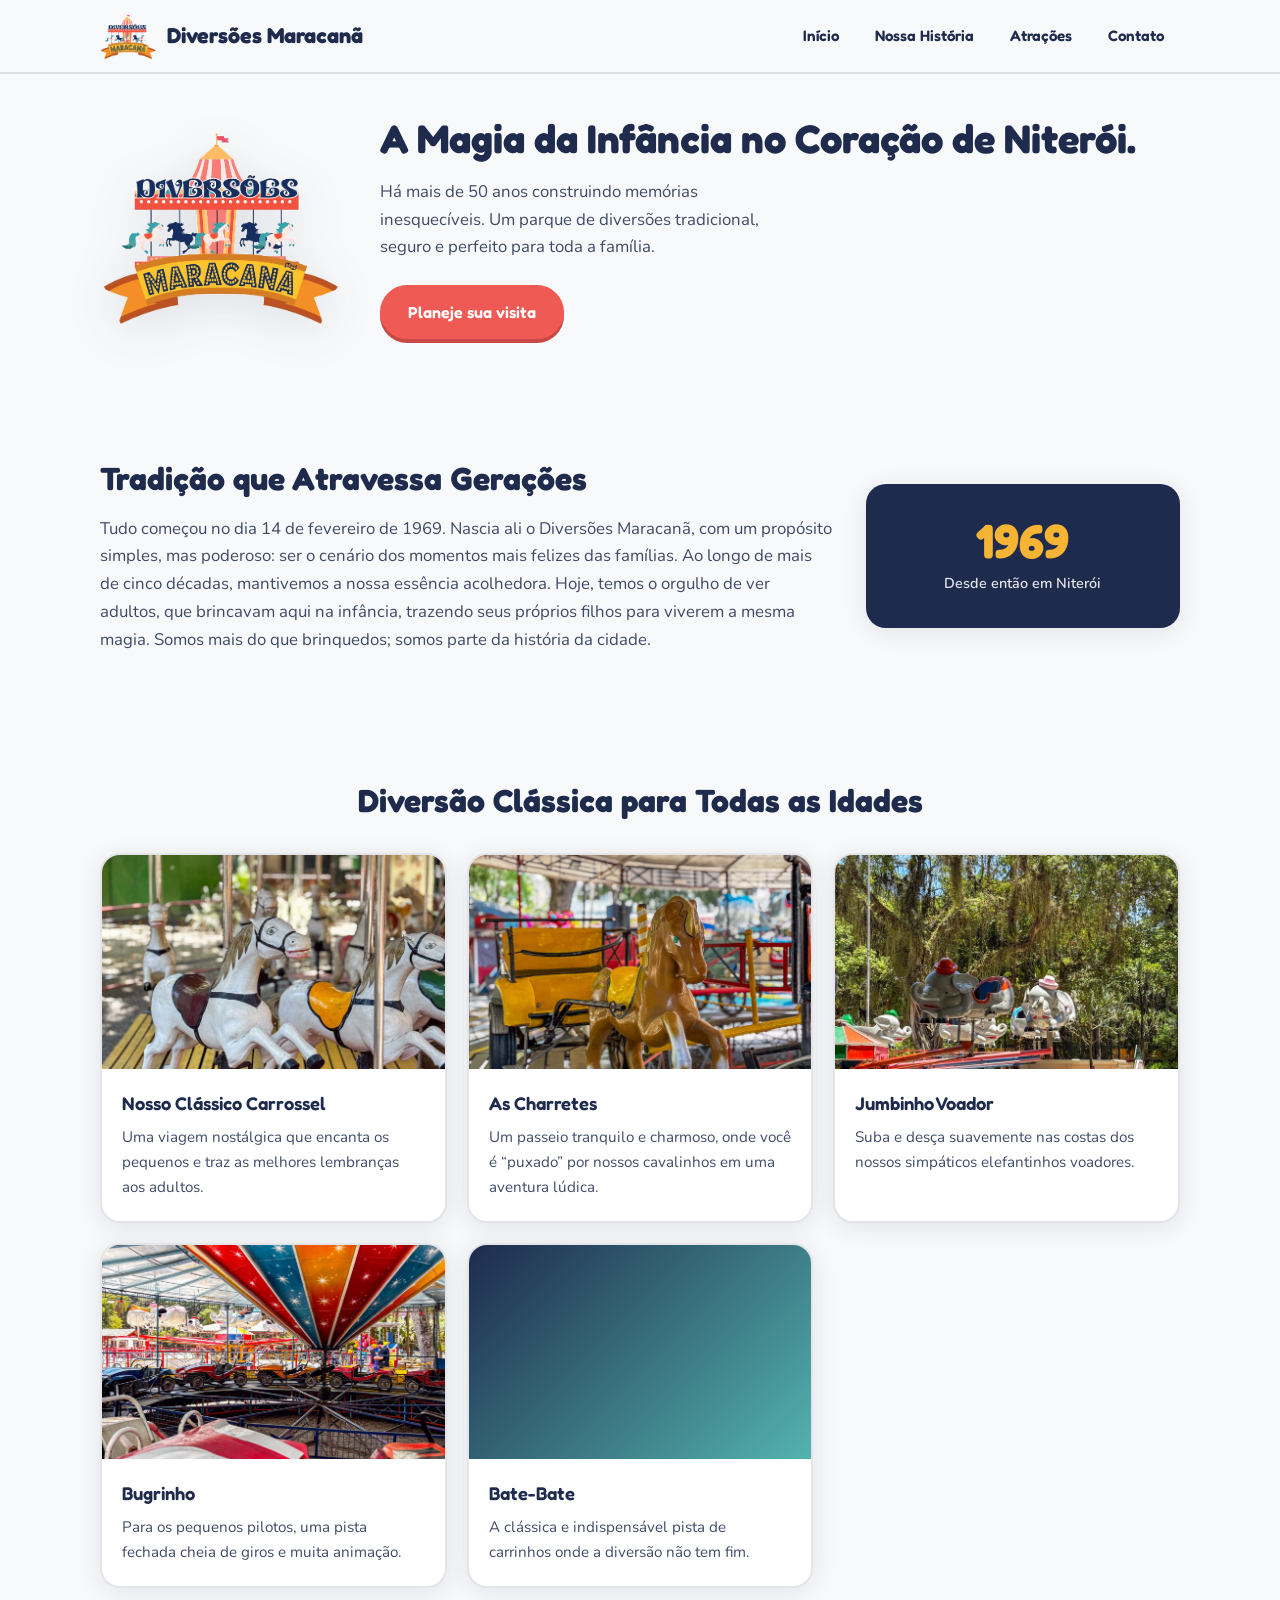
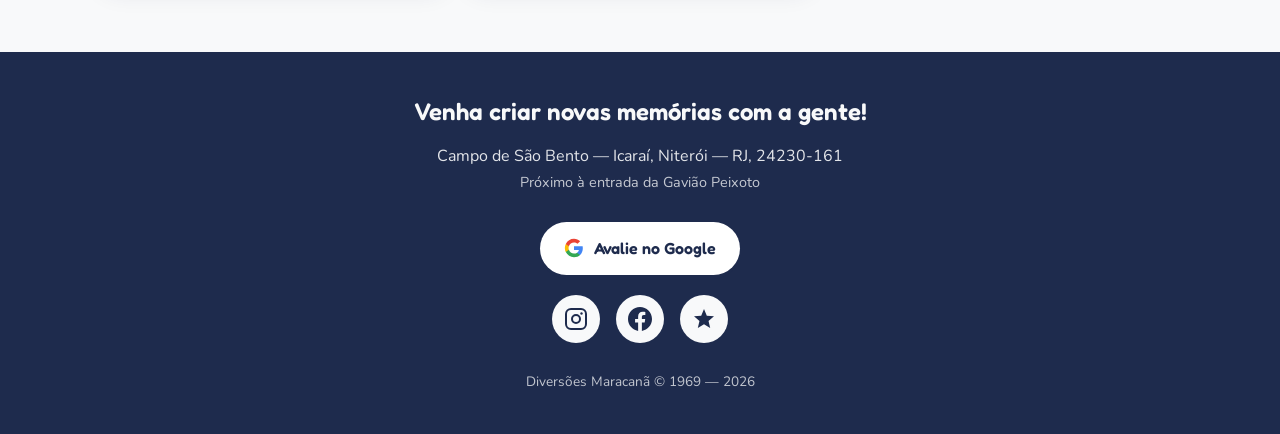
<file: index.html>
<!DOCTYPE html>
<html lang="pt-BR">
<head>
  <meta charset="UTF-8">
  <meta name="viewport" content="width=device-width, initial-scale=1.0">
  <meta name="description" content="Diversões Maracanã — há mais de 50 anos construindo memórias em Niterói, RJ. Parque de diversões tradicional, seguro e perfeito para toda a família.">
  <title>Diversões Maracanã | Parque em Niterói — RJ</title>
  <link rel="icon" href="assets/logo.png" type="image/png">
  <link rel="apple-touch-icon" href="assets/logo.png">
  <link rel="preconnect" href="https://fonts.googleapis.com">
  <link rel="preconnect" href="https://fonts.gstatic.com" crossorigin>
  <link href="https://fonts.googleapis.com/css2?family=Fredoka:wght@500;600;700&family=Nunito:wght@400;600;700&display=swap" rel="stylesheet">
  <link rel="stylesheet" href="styles.css?v=2">
</head>
<body>
  <a class="skip-link" href="#conteudo">Ir para o conteúdo</a>

  <header class="header" id="topo">
    <div class="header__inner container">
      <a class="brand" href="#topo">
        <img class="brand__logo" src="assets/logo.png" alt="" width="56" height="42" decoding="async" aria-hidden="true">
        <span class="brand__name">Diversões Maracanã</span>
      </a>

      <button class="nav-toggle" type="button" aria-expanded="false" aria-controls="menu-principal" aria-label="Abrir menu">
        <span class="nav-toggle__bar"></span>
        <span class="nav-toggle__bar"></span>
        <span class="nav-toggle__bar"></span>
      </button>

      <nav class="nav" id="menu-principal" aria-label="Menu principal">
        <ul class="nav__list">
          <li><a href="#topo">Início</a></li>
          <li><a href="#historia">Nossa História</a></li>
          <li><a href="#atracoes">Atrações</a></li>
          <li><a href="#contato">Contato</a></li>
        </ul>
      </nav>
    </div>
  </header>

  <main id="conteudo">
    <section class="hero" id="inicio" aria-labelledby="hero-title">
      <div class="container hero__inner">
        <img class="hero__logo" src="assets/logo.png" alt="Diversões Maracanã" width="260" height="195" decoding="async">
        <div class="hero__text">
          <h1 id="hero-title" class="hero__title">A Magia da Infância no Coração de Niterói.</h1>
          <p class="hero__subtitle">
            Há mais de 50 anos construindo memórias inesquecíveis. Um parque de diversões tradicional, seguro e perfeito para toda a família.
          </p>
          <a class="btn btn--cta" href="#contato">Planeje sua visita</a>
        </div>
      </div>
    </section>

    <section class="section historia" id="historia" aria-labelledby="historia-title">
      <div class="container historia__inner">
        <div class="historia__content">
          <h2 id="historia-title" class="section__title">Tradição que Atravessa Gerações</h2>
          <p class="historia__text">
            Tudo começou no dia 14 de fevereiro de 1969. Nascia ali o Diversões Maracanã, com um propósito simples, mas poderoso: ser o cenário dos momentos mais felizes das famílias. Ao longo de mais de cinco décadas, mantivemos a nossa essência acolhedora. Hoje, temos o orgulho de ver adultos, que brincavam aqui na infância, trazendo seus próprios filhos para viverem a mesma magia. Somos mais do que brinquedos; somos parte da história da cidade.
          </p>
        </div>
        <div class="historia__badge" aria-hidden="true">
          <span class="historia__year">1969</span>
          <span class="historia__label">Desde então em Niterói</span>
        </div>
      </div>
    </section>

    <section class="section atracoes" id="atracoes" aria-labelledby="atracoes-title">
      <div class="container">
        <header class="section__header">
          <h2 id="atracoes-title" class="section__title section__title--center">Diversão Clássica para Todas as Idades</h2>
        </header>
        <ul class="atracoes-grid">
          <li class="atracao-card">
            <div class="atracao-card__img atracao-card__img--1" role="img" aria-label="Imagem: Nosso Clássico Carrossel"></div>
            <div class="atracao-card__body">
              <h3 class="atracao-card__title">Nosso Clássico Carrossel</h3>
              <p>Uma viagem nostálgica que encanta os pequenos e traz as melhores lembranças aos adultos.</p>
            </div>
          </li>
          <li class="atracao-card">
            <div class="atracao-card__img atracao-card__img--2" role="img" aria-label="Imagem: As Charretes"></div>
            <div class="atracao-card__body">
              <h3 class="atracao-card__title">As Charretes</h3>
              <p>Um passeio tranquilo e charmoso, onde você é &ldquo;puxado&rdquo; por nossos cavalinhos em uma aventura lúdica.</p>
            </div>
          </li>
          <li class="atracao-card">
            <div class="atracao-card__img atracao-card__img--3" role="img" aria-label="Imagem: Jumbinho Voador"></div>
            <div class="atracao-card__body">
              <h3 class="atracao-card__title">Jumbinho Voador</h3>
              <p>Suba e desça suavemente nas costas dos nossos simpáticos elefantinhos voadores.</p>
            </div>
          </li>
          <li class="atracao-card">
            <div class="atracao-card__img atracao-card__img--4" role="img" aria-label="Imagem: Bugrinho"></div>
            <div class="atracao-card__body">
              <h3 class="atracao-card__title">Bugrinho</h3>
              <p>Para os pequenos pilotos, uma pista fechada cheia de giros e muita animação.</p>
            </div>
          </li>
          <li class="atracao-card">
            <div class="atracao-card__img atracao-card__img--5" role="img" aria-label="Imagem: Bate-Bate"></div>
            <div class="atracao-card__body">
              <h3 class="atracao-card__title">Bate-Bate</h3>
              <p>A clássica e indispensável pista de carrinhos onde a diversão não tem fim.</p>
            </div>
          </li>
        </ul>
      </div>
    </section>
  </main>

  <footer class="footer" id="contato">
    <div class="container footer__inner">
      <p class="footer__phrase">Venha criar novas memórias com a gente!</p>
      <address class="footer__location">
        <span class="footer__location-main">Campo de São Bento — Icaraí, Niterói — RJ, 24230-161</span>
        <span class="footer__location-note">Próximo à entrada da Gavião Peixoto</span>
      </address>

      <div class="footer__actions">
        <a class="btn btn--google" href="https://share.google/sblqpEPhk3di3RoPD" target="_blank" rel="noopener noreferrer">
          <svg class="btn__icon" viewBox="0 0 24 24" width="20" height="20" aria-hidden="true" focusable="false">
            <path fill="#4285F4" d="M22.56 12.25c0-.78-.07-1.53-.2-2.25H12v4.26h5.92a5.06 5.06 0 01-2.2 3.32v2.77h3.57c2.08-1.92 3.28-4.74 3.28-8.1z"/>
            <path fill="#34A853" d="M12 23c2.97 0 5.46-.98 7.28-2.66l-3.57-2.77c-.98.66-2.23 1.06-3.71 1.06-2.86 0-5.29-1.93-6.16-4.53H2.18v2.84C3.99 20.53 7.7 23 12 23z"/>
            <path fill="#FBBC05" d="M5.84 14.09c-.22-.66-.35-1.36-.35-2.09s.13-1.43.35-2.09V7.07H2.18C1.43 8.55 1 10.22 1 12s.43 3.45 1.18 4.93l2.85-2.22.81-.62z"/>
            <path fill="#EA4335" d="M12 5.38c1.62 0 3.06.56 4.21 1.64l3.15-3.15C17.45 2.09 14.97 1 12 1 7.7 1 3.99 3.47 2.18 7.07l3.66 2.84c.87-2.6 3.3-4.53 6.16-4.53z"/>
          </svg>
          Avalie no Google
        </a>

        <ul class="footer__social" aria-label="Redes sociais">
          <li>
            <a class="footer__icon-link" href="https://www.instagram.com/diversoesmaracana?utm_source=ig_web_button_share_sheet&igsh=ZDNlZDc0MzIxNw==" target="_blank" rel="noopener noreferrer" aria-label="Instagram — Diversões Maracanã">
              <svg class="footer__icon" viewBox="0 0 24 24" aria-hidden="true" focusable="false">
                <rect x="2" y="2" width="20" height="20" rx="5" fill="none" stroke="currentColor" stroke-width="2"/>
                <circle cx="12" cy="12" r="4" fill="none" stroke="currentColor" stroke-width="2"/>
                <circle cx="17.5" cy="6.5" r="1.2" fill="currentColor"/>
              </svg>
            </a>
          </li>
          <li>
            <a class="footer__icon-link footer__icon-link--fb" href="https://www.facebook.com/people/Diversoesmaracana/61552289991454/" target="_blank" rel="noopener noreferrer" aria-label="Facebook — Diversões Maracanã">
              <svg class="footer__icon" viewBox="0 0 24 24" aria-hidden="true" focusable="false">
                <path fill="currentColor" d="M24 12.073c0-6.627-5.373-12-12-12s-12 5.373-12 12c0 5.99 4.388 10.954 10.125 11.854v-8.385H7.078v-3.47h3.047V9.43c0-3.007 1.792-4.669 4.533-4.669 1.312 0 2.686.235 2.686.235v2.953H15.83c-1.491 0-1.956.925-1.956 1.874v2.25h3.328l-.532 3.47h-2.796v8.385C19.612 23.027 24 18.062 24 12.073z"/>
              </svg>
            </a>
          </li>
          <li>
            <a class="footer__icon-link footer__icon-link--google" href="https://share.google/sblqpEPhk3di3RoPD" target="_blank" rel="noopener noreferrer" aria-label="Google Reviews — Diversões Maracanã">
              <svg class="footer__icon" viewBox="0 0 24 24" aria-hidden="true" focusable="false">
                <path fill="currentColor" d="M12 17.27L18.18 21l-1.64-7.03L22 9.24l-7.19-.61L12 2 9.19 8.63 2 9.24l5.46 4.73L5.82 21z"/>
              </svg>
            </a>
          </li>
        </ul>
      </div>

      <p class="footer__copy">Diversões Maracanã &copy; 1969 — 2026</p>
    </div>
  </footer>

  <script src="script.js"></script>
</body>
</html>
</file>
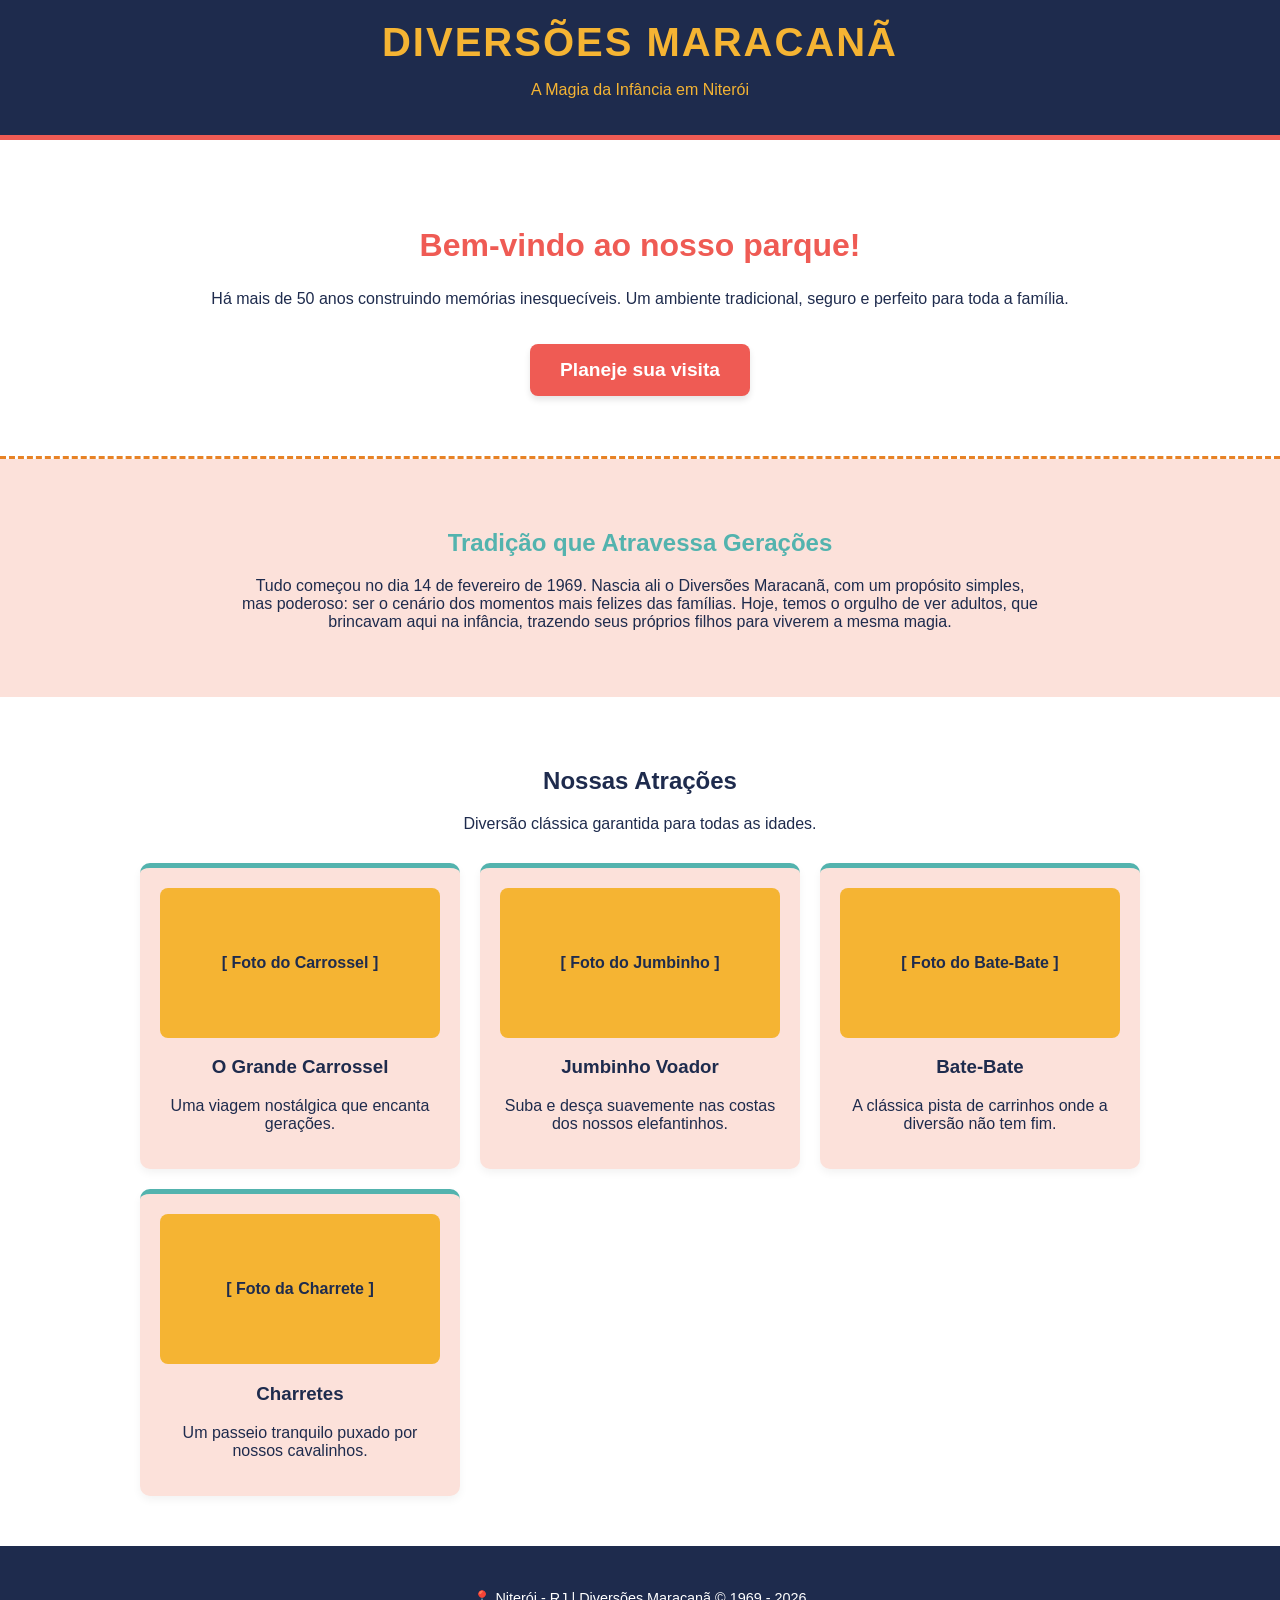
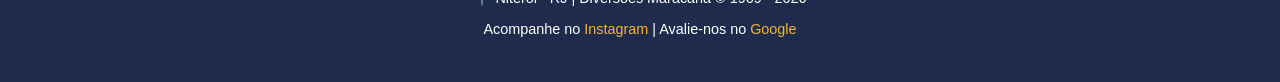
<file: index_simples.html>
<!DOCTYPE html>
<html lang="pt-BR">
<head>
    <meta charset="UTF-8">
    <meta name="viewport" content="width=device-width, initial-scale=1.0">
    <title>Diversões Maracanã</title>
    <style>
        /* Paleta de Cores da Logo */
        :root {
            --azul-marinho: #1E2B4D;
            --vermelho-coral: #EF5B54;
            --amarelo-ouro: #F5B433;
            --laranja: #E78225;
            --verde-agua: #53B3AE;
            --rosa-claro: #FCE1DA;
            --branco: #FFFFFF;
        }

        body {
            font-family: 'Segoe UI', Tahoma, Geneva, Verdana, sans-serif;
            margin: 0;
            padding: 0;
            background-color: var(--rosa-claro);
            color: var(--azul-marinho);
        }

        /* Cabeçalho */
        header {
            background-color: var(--azul-marinho);
            color: var(--amarelo-ouro);
            padding: 20px;
            text-align: center;
            border-bottom: 5px solid var(--vermelho-coral);
        }

        header h1 {
            margin: 0;
            font-size: 2.5em;
            letter-spacing: 2px;
        }

        /* Seção Principal (Hero) */
        .hero {
            background-color: var(--branco);
            text-align: center;
            padding: 60px 20px;
            border-bottom: 3px dashed var(--laranja);
        }

        .hero h2 {
            font-size: 2em;
            color: var(--vermelho-coral);
        }

        .btn-principal {
            background-color: var(--vermelho-coral);
            color: var(--branco);
            padding: 15px 30px;
            text-decoration: none;
            font-weight: bold;
            font-size: 1.2em;
            border-radius: 8px;
            display: inline-block;
            margin-top: 20px;
            box-shadow: 0 4px 6px rgba(0,0,0,0.1);
        }

        .btn-principal:hover {
            background-color: var(--laranja);
        }

        /* Seção Nossa História */
        .historia {
            padding: 50px 20px;
            text-align: center;
            max-width: 800px;
            margin: 0 auto;
        }

        /* Seção Atrações (Grid) */
        .atracoes {
            background-color: var(--branco);
            padding: 50px 20px;
            text-align: center;
        }

        .grid {
            display: grid;
            grid-template-columns: repeat(auto-fit, minmax(250px, 1fr));
            gap: 20px;
            max-width: 1000px;
            margin: 30px auto 0;
        }

        .card {
            background-color: var(--rosa-claro);
            padding: 20px;
            border-radius: 10px;
            border-top: 5px solid var(--verde-agua);
            box-shadow: 0 4px 8px rgba(0,0,0,0.05);
        }

        .card-img-placeholder {
            background-color: var(--amarelo-ouro);
            height: 150px;
            border-radius: 8px;
            display: flex;
            align-items: center;
            justify-content: center;
            color: var(--azul-marinho);
            font-weight: bold;
            margin-bottom: 15px;
        }

        /* Rodapé */
        footer {
            background-color: var(--azul-marinho);
            color: var(--branco);
            text-align: center;
            padding: 30px 20px;
            font-size: 0.9em;
        }

        footer a {
            color: var(--amarelo-ouro);
            text-decoration: none;
        }
    </style>
</head>
<body>

    <header>
        <h1>DIVERSÕES MARACANÃ</h1>
        <p>A Magia da Infância em Niterói</p>
    </header>

    <section class="hero">
        <h2>Bem-vindo ao nosso parque!</h2>
        <p>Há mais de 50 anos construindo memórias inesquecíveis. Um ambiente tradicional, seguro e perfeito para toda a família.</p>
        <a href="#" class="btn-principal">Planeje sua visita</a>
    </section>

    <section class="historia">
        <h2 style="color: var(--verde-agua);">Tradição que Atravessa Gerações</h2>
        <p>Tudo começou no dia 14 de fevereiro de 1969. Nascia ali o Diversões Maracanã, com um propósito simples, mas poderoso: ser o cenário dos momentos mais felizes das famílias. Hoje, temos o orgulho de ver adultos, que brincavam aqui na infância, trazendo seus próprios filhos para viverem a mesma magia.</p>
    </section>

    <section class="atracoes">
        <h2 style="color: var(--azul-marinho);">Nossas Atrações</h2>
        <p>Diversão clássica garantida para todas as idades.</p>
        
        <div class="grid">
            <div class="card">
                <div class="card-img-placeholder">[ Foto do Carrossel ]</div>
                <h3>O Grande Carrossel</h3>
                <p>Uma viagem nostálgica que encanta gerações.</p>
            </div>
            
            <div class="card">
                <div class="card-img-placeholder">[ Foto do Jumbinho ]</div>
                <h3>Jumbinho Voador</h3>
                <p>Suba e desça suavemente nas costas dos nossos elefantinhos.</p>
            </div>
            
            <div class="card">
                <div class="card-img-placeholder">[ Foto do Bate-Bate ]</div>
                <h3>Bate-Bate</h3>
                <p>A clássica pista de carrinhos onde a diversão não tem fim.</p>
            </div>

            <div class="card">
                <div class="card-img-placeholder">[ Foto da Charrete ]</div>
                <h3>Charretes</h3>
                <p>Um passeio tranquilo puxado por nossos cavalinhos.</p>
            </div>
        </div>
    </section>

    <footer>
        <p>📍 Niterói - RJ | Diversões Maracanã © 1969 - 2026</p>
        <p>Acompanhe no <a href="#">Instagram</a> | Avalie-nos no <a href="#">Google</a></p>
    </footer>

</body>
</html>
</file>
<file: styles.css>
/* Diversões Maracanã — Mobile First
   #F8F9FA #1E2B4D #EF5B54 #F5B433 #E78225 #53B3AE */

:root {
  --bg: #F8F9FA;
  --navy: #1E2B4D;
  --coral: #EF5B54;
  --gold: #F5B433;
  --orange: #E78225;
  --aqua: #53B3AE;
  --white: #fff;
  --navy-80: rgba(30, 43, 77, 0.85);
  --navy-12: rgba(30, 43, 77, 0.12);
  --shadow: 0 4px 24px rgba(30, 43, 77, 0.1);
  --shadow-hover: 0 14px 36px rgba(30, 43, 77, 0.16);
  --radius: 12px;
  --radius-lg: 20px;
  --font-display: "Fredoka", system-ui, sans-serif;
  --font-body: "Nunito", system-ui, sans-serif;
  --header-h: 72px;
  --container: min(1080px, 100% - 2rem);
  --ease: 0.3s cubic-bezier(0.4, 0, 0.2, 1);
}

*,
*::before,
*::after {
  box-sizing: border-box;
}

html {
  scroll-behavior: smooth;
}

body {
  margin: 0;
  font-family: var(--font-body);
  font-size: 1rem;
  line-height: 1.65;
  color: var(--navy);
  background: var(--bg);
  -webkit-font-smoothing: antialiased;
}

img {
  max-width: 100%;
  height: auto;
  display: block;
}

.container {
  width: var(--container);
  margin-inline: auto;
}

.skip-link {
  position: absolute;
  top: -100%;
  left: 1rem;
  z-index: 200;
  padding: 0.75rem 1rem;
  background: var(--navy);
  color: var(--bg);
  border-radius: var(--radius);
  font-weight: 700;
  text-decoration: none;
}

.skip-link:focus {
  top: 1rem;
}

/* Buttons */
.btn {
  display: inline-flex;
  align-items: center;
  justify-content: center;
  padding: 0.85rem 1.75rem;
  font-family: var(--font-display);
  font-size: 1rem;
  font-weight: 600;
  text-decoration: none;
  border: none;
  border-radius: 999px;
  cursor: pointer;
  transition: transform var(--ease), box-shadow var(--ease), background var(--ease);
}

.btn--cta {
  background: var(--coral);
  color: var(--white);
  box-shadow: 0 4px 0 #c94a44;
}

.btn--cta:hover,
.btn--cta:focus-visible {
  color: var(--white);
  transform: translateY(-3px);
  box-shadow: 0 8px 0 #c94a44, var(--shadow-hover);
}

.btn--cta:active {
  transform: translateY(1px);
  box-shadow: 0 2px 0 #c94a44;
}

.btn:focus-visible {
  outline: 3px solid var(--gold);
  outline-offset: 3px;
}

/* Header */
.header {
  position: sticky;
  top: 0;
  z-index: 100;
  background: rgba(248, 249, 250, 0.94);
  backdrop-filter: blur(10px);
  border-bottom: 2px solid var(--navy-12);
}

.header__inner {
  display: flex;
  align-items: center;
  justify-content: space-between;
  min-height: var(--header-h);
  gap: 1rem;
}

.brand {
  display: flex;
  align-items: center;
  gap: 0.65rem;
  text-decoration: none;
  color: var(--navy);
}

.brand__logo {
  width: auto;
  height: 48px;
  object-fit: contain;
}

.brand__name {
  font-family: var(--font-display);
  font-size: clamp(1rem, 3.5vw, 1.35rem);
  font-weight: 700;
  line-height: 1.2;
}

.brand:hover .brand__name,
.brand:focus-visible .brand__name {
  color: var(--coral);
  transition: color var(--ease);
}

.nav-toggle {
  display: flex;
  flex-direction: column;
  justify-content: center;
  gap: 5px;
  width: 44px;
  height: 44px;
  padding: 0;
  border: none;
  background: var(--navy);
  border-radius: var(--radius);
  cursor: pointer;
}

.nav-toggle__bar {
  display: block;
  width: 22px;
  height: 2px;
  margin-inline: auto;
  background: var(--bg);
  border-radius: 2px;
  transition: transform var(--ease), opacity var(--ease);
}

.nav-toggle[aria-expanded="true"] .nav-toggle__bar:nth-child(1) {
  transform: translateY(7px) rotate(45deg);
}

.nav-toggle[aria-expanded="true"] .nav-toggle__bar:nth-child(2) {
  opacity: 0;
}

.nav-toggle[aria-expanded="true"] .nav-toggle__bar:nth-child(3) {
  transform: translateY(-7px) rotate(-45deg);
}

.nav {
  position: absolute;
  top: 100%;
  right: 0;
  left: 0;
  padding: 1.5rem;
  background: var(--bg);
  transform: translateX(100%);
  transition: transform var(--ease);
  overflow-y: auto;
  max-height: calc(100vh - var(--header-h));
  z-index: 101;
  box-shadow: var(--shadow);
}

.nav.is-open {
  transform: translateX(0);
}

.nav__list {
  margin: 0;
  padding: 0;
  list-style: none;
}

.nav__list a {
  display: block;
  padding: 0.85rem 0;
  font-family: var(--font-display);
  font-size: 1.1rem;
  font-weight: 600;
  color: var(--navy);
  text-decoration: none;
  border-bottom: 2px solid var(--navy-12);
  transition: color var(--ease), padding-left var(--ease);
}

.nav__list a:hover,
.nav__list a:focus-visible {
  color: var(--coral);
  padding-left: 0.5rem;
}

/* Hero */
.hero {
  padding: 2.5rem 0 3.5rem;
}

.hero__inner {
  display: flex;
  flex-direction: column;
  align-items: center;
  text-align: center;
  gap: 1.5rem;
}

.hero__logo {
  width: min(220px, 70vw);
  filter: drop-shadow(0 10px 24px rgba(30, 43, 77, 0.12));
}

.hero__title {
  margin: 0 0 1rem;
  font-family: var(--font-display);
  font-size: clamp(1.65rem, 6vw, 2.5rem);
  font-weight: 700;
  line-height: 1.2;
  color: var(--navy);
}

.hero__subtitle {
  margin: 0 0 1.5rem;
  font-size: 1.05rem;
  color: var(--navy-80);
  max-width: 38ch;
  margin-inline: auto;
}

/* Sections */
.section {
  padding: 3rem 0;
}

.section__title {
  margin: 0 0 1rem;
  font-family: var(--font-display);
  font-size: clamp(1.45rem, 4.5vw, 2rem);
  font-weight: 700;
  line-height: 1.25;
  color: var(--navy);
}

.section__title--center {
  text-align: center;
}

.section__header {
  margin-bottom: 2rem;
}

/* História */
.historia__inner {
  display: grid;
  gap: 2rem;
}

.historia__text {
  margin: 0;
  font-size: 1.05rem;
  color: var(--navy-80);
}

.historia__badge {
  display: flex;
  flex-direction: column;
  align-items: center;
  justify-content: center;
  padding: 2rem;
  background: var(--navy);
  color: var(--bg);
  border-radius: var(--radius-lg);
  text-align: center;
  box-shadow: var(--shadow);
}

.historia__year {
  font-family: var(--font-display);
  font-size: 3rem;
  font-weight: 700;
  color: var(--gold);
  line-height: 1;
}

.historia__label {
  margin-top: 0.5rem;
  font-size: 0.9rem;
  font-weight: 600;
  opacity: 0.9;
}

/* Atrações grid */
.atracoes {
  padding-bottom: 4rem;
}

.atracoes-grid {
  display: grid;
  gap: 1.25rem;
  margin: 0;
  padding: 0;
  list-style: none;
}

.atracao-card {
  background: var(--white);
  border-radius: var(--radius-lg);
  border: 2px solid var(--navy-12);
  overflow: hidden;
  box-shadow: var(--shadow);
  transition: transform var(--ease), box-shadow var(--ease), border-color var(--ease);
}

.atracao-card:hover,
.atracao-card:focus-within {
  transform: translateY(-6px);
  box-shadow: var(--shadow-hover);
  border-color: var(--gold);
}

.atracao-card__img {
  aspect-ratio: 16 / 10;
  background-size: cover;
  background-position: center;
  transition: transform var(--ease);
}

.atracao-card:hover .atracao-card__img {
  transform: scale(1.04);
}

.atracao-card__img--1 {
  background-image: url("assets/carrossel.jpg"), linear-gradient(135deg, var(--coral) 0%, var(--gold) 100%);
}

.atracao-card__img--2 {
  background-image: url("assets/charretes.jpg"), linear-gradient(135deg, var(--aqua) 0%, var(--navy) 100%);
}

.atracao-card__img--3 {
  background-image: url("assets/jumbinho.jpg"), linear-gradient(135deg, var(--orange) 0%, var(--coral) 100%);
}

.atracao-card__img--4 {
  background-image: url("assets/bugrinho.jpg"), linear-gradient(135deg, var(--gold) 0%, var(--orange) 100%);
}

.atracao-card__img--5 {
  background: linear-gradient(135deg, var(--navy) 0%, var(--aqua) 100%);
}

.atracao-card__body {
  padding: 1.15rem 1.25rem 1.35rem;
}

.atracao-card__title {
  margin: 0 0 0.4rem;
  font-family: var(--font-display);
  font-size: 1.15rem;
  font-weight: 600;
  color: var(--navy);
}

.atracao-card__body p {
  margin: 0;
  font-size: 0.95rem;
  color: var(--navy-80);
}

/* Footer */
.footer {
  padding: 2.5rem 0;
  background: var(--navy);
  color: var(--bg);
  text-align: center;
}

.footer__inner {
  display: flex;
  flex-direction: column;
  align-items: center;
  gap: 0.75rem;
}

.footer__phrase {
  margin: 0;
  font-family: var(--font-display);
  font-size: clamp(1.2rem, 4vw, 1.5rem);
  font-weight: 600;
}

.footer__location {
  margin: 0;
  font-size: 1rem;
  font-style: normal;
  line-height: 1.5;
  opacity: 0.9;
}

.footer__location-main {
  display: block;
}

.footer__location-note {
  display: block;
  margin-top: 0.25rem;
  font-size: 0.9rem;
  opacity: 0.85;
}

.footer__actions {
  display: flex;
  flex-direction: column;
  align-items: center;
  gap: 1.25rem;
  margin: 1rem 0 0.5rem;
}

.footer__social {
  display: flex;
  gap: 1rem;
  margin: 0;
  padding: 0;
  list-style: none;
}

.btn--google {
  display: inline-flex;
  align-items: center;
  gap: 0.6rem;
  padding: 0.85rem 1.5rem;
  font-family: var(--font-display);
  font-size: 1rem;
  font-weight: 600;
  text-decoration: none;
  color: var(--navy);
  background: var(--white);
  border-radius: 999px;
  box-shadow: 0 4px 0 rgba(30, 43, 77, 0.15);
  transition: transform var(--ease), box-shadow var(--ease);
}

.btn--google:hover,
.btn--google:focus-visible {
  color: var(--navy);
  transform: translateY(-3px);
  box-shadow: 0 8px 0 rgba(30, 43, 77, 0.15), var(--shadow-hover);
}

.btn--google:active {
  transform: translateY(1px);
  box-shadow: 0 2px 0 rgba(30, 43, 77, 0.15);
}

.btn__icon {
  flex-shrink: 0;
}

.footer__icon-link {
  display: flex;
  align-items: center;
  justify-content: center;
  width: 48px;
  height: 48px;
  color: var(--navy);
  background: var(--bg);
  border-radius: 50%;
  text-decoration: none;
  transition: transform var(--ease), background var(--ease), color var(--ease);
}

.footer__icon-link:hover,
.footer__icon-link:focus-visible {
  transform: translateY(-4px) scale(1.08);
  background: var(--gold);
  color: var(--navy);
}

.footer__icon-link--fb:hover,
.footer__icon-link--fb:focus-visible {
  background: #1877f2;
  color: var(--white);
}

.footer__icon-link--google:hover,
.footer__icon-link--google:focus-visible {
  background: var(--gold);
  color: var(--navy);
}

.footer__icon {
  width: 24px;
  height: 24px;
}

.footer__copy {
  margin: 0.5rem 0 0;
  font-size: 0.85rem;
  opacity: 0.75;
}

/* Tablet+ */
@media (min-width: 640px) {
  .atracoes-grid {
    grid-template-columns: repeat(2, 1fr);
  }
}

@media (min-width: 768px) {
  .nav-toggle {
    display: none;
  }

  .nav {
    position: static;
    padding: 0;
    transform: none;
    overflow: visible;
    background: transparent;
    box-shadow: none;
    z-index: auto;
  }

  .nav__list {
    display: flex;
    gap: 0.25rem;
  }

  .nav__list a {
    padding: 0.5rem 1rem;
    font-size: 0.95rem;
    border: none;
    border-radius: 999px;
  }

  .nav__list a:hover,
  .nav__list a:focus-visible {
    padding-left: 1rem;
    background: rgba(239, 91, 84, 0.12);
  }

  .hero__inner {
    flex-direction: row;
    text-align: left;
    align-items: center;
    gap: 2.5rem;
  }

  .hero__logo {
    flex-shrink: 0;
    width: 240px;
  }

  .hero__subtitle {
    margin-inline: 0;
  }

  .historia__inner {
    grid-template-columns: 1.4fr 0.6fr;
    align-items: center;
  }
}

@media (min-width: 1024px) {
  .section {
    padding: 4rem 0;
  }

  .atracoes-grid {
    grid-template-columns: repeat(3, 1fr);
  }

  .atracoes-grid .atracao-card:last-child {
    grid-column: span 1;
  }
}

@media (min-width: 1100px) {
  .atracoes-grid {
    grid-template-columns: repeat(3, 1fr);
  }

  .atracoes-grid .atracao-card:nth-child(4),
  .atracoes-grid .atracao-card:nth-child(5) {
    grid-column: span 1;
  }
}

@media (prefers-reduced-motion: reduce) {
  html {
    scroll-behavior: auto;
  }

  *,
  *::before,
  *::after {
    transition-duration: 0.01ms !important;
  }

  .atracao-card:hover .atracao-card__img {
    transform: none;
  }
}
</file>
